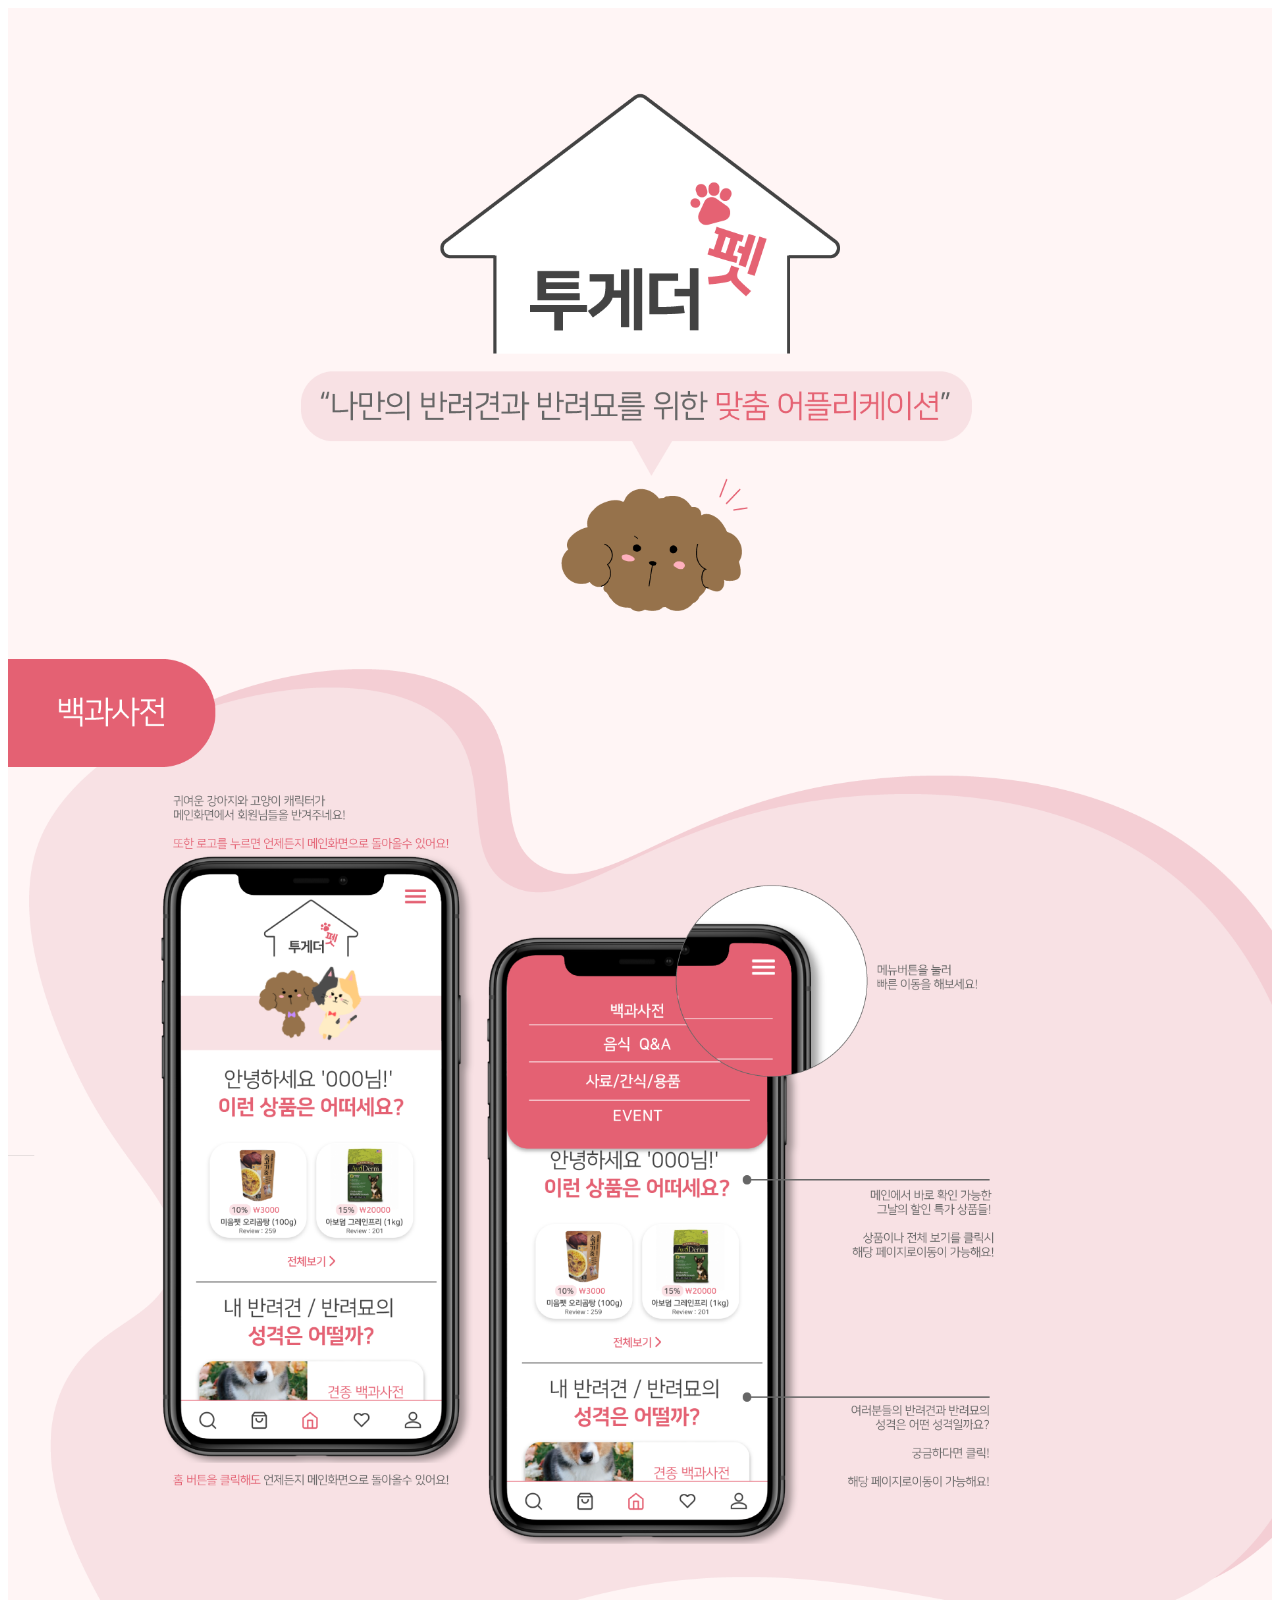
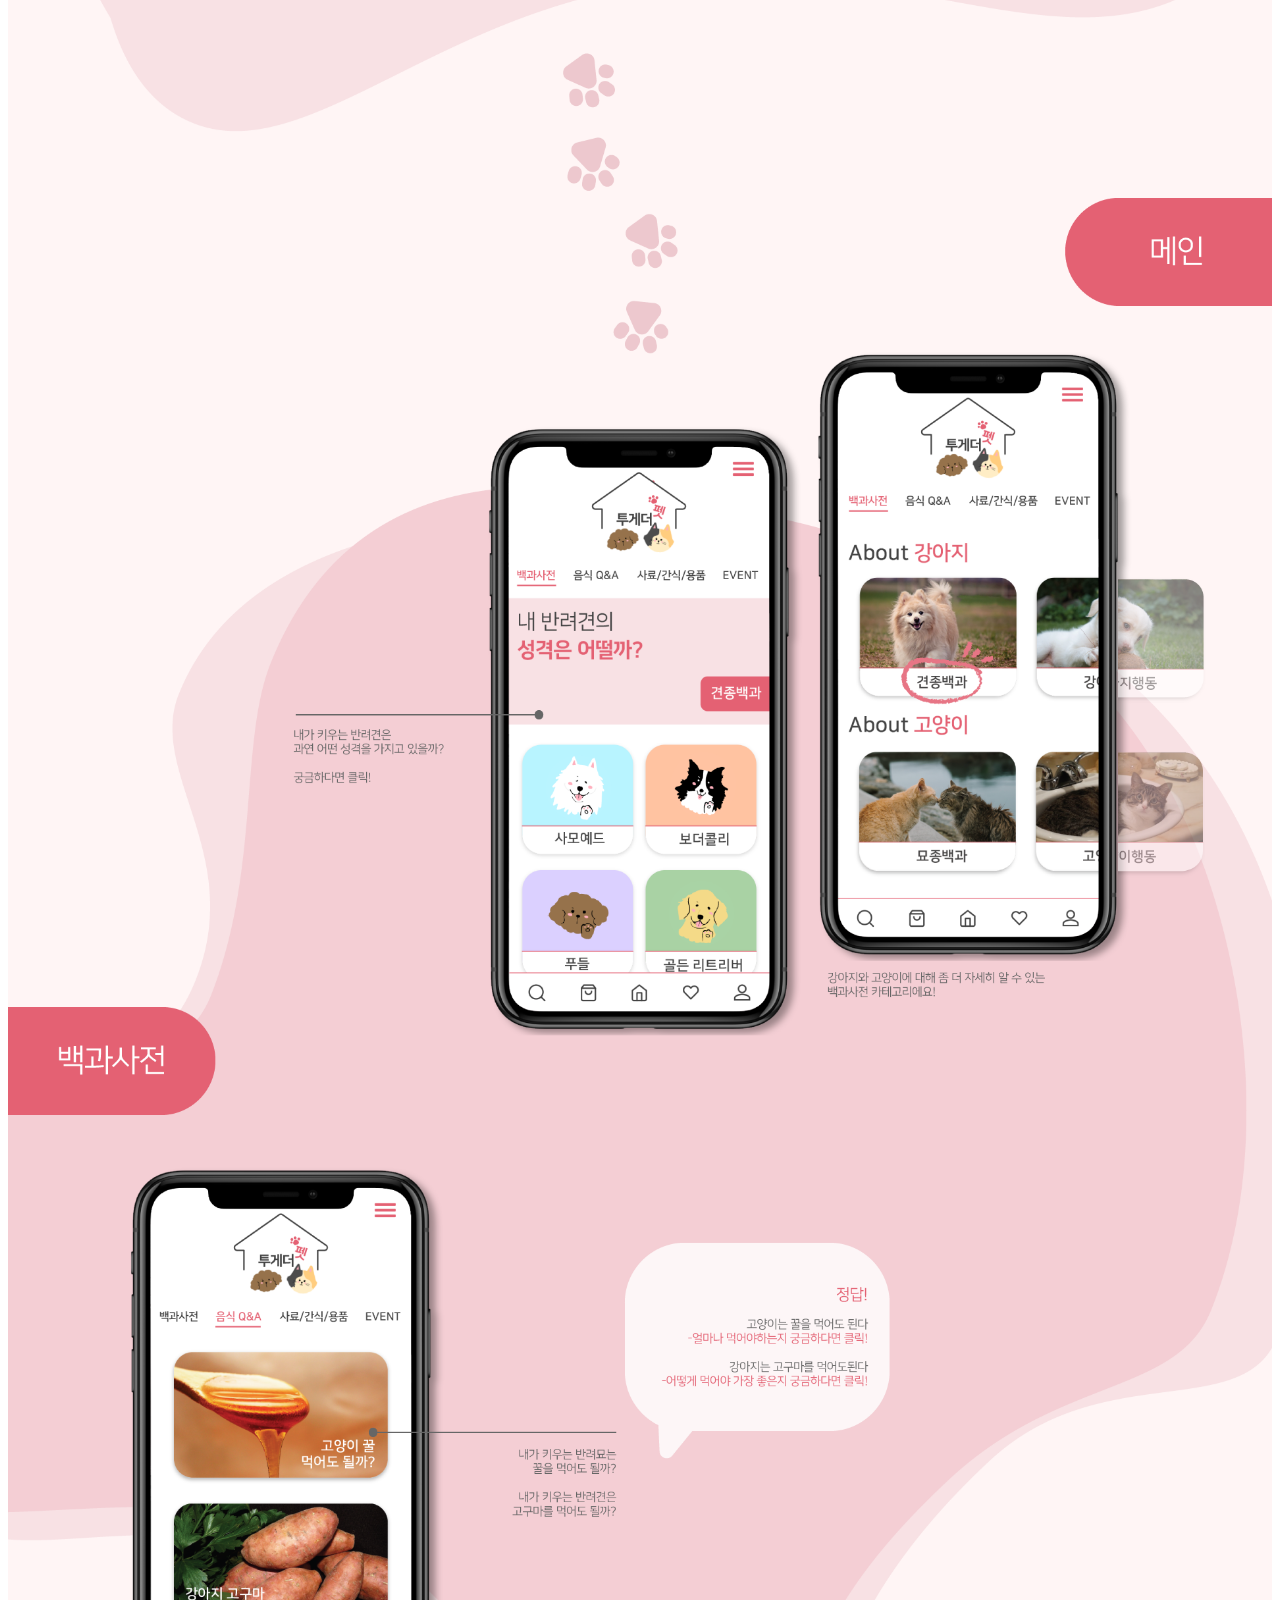
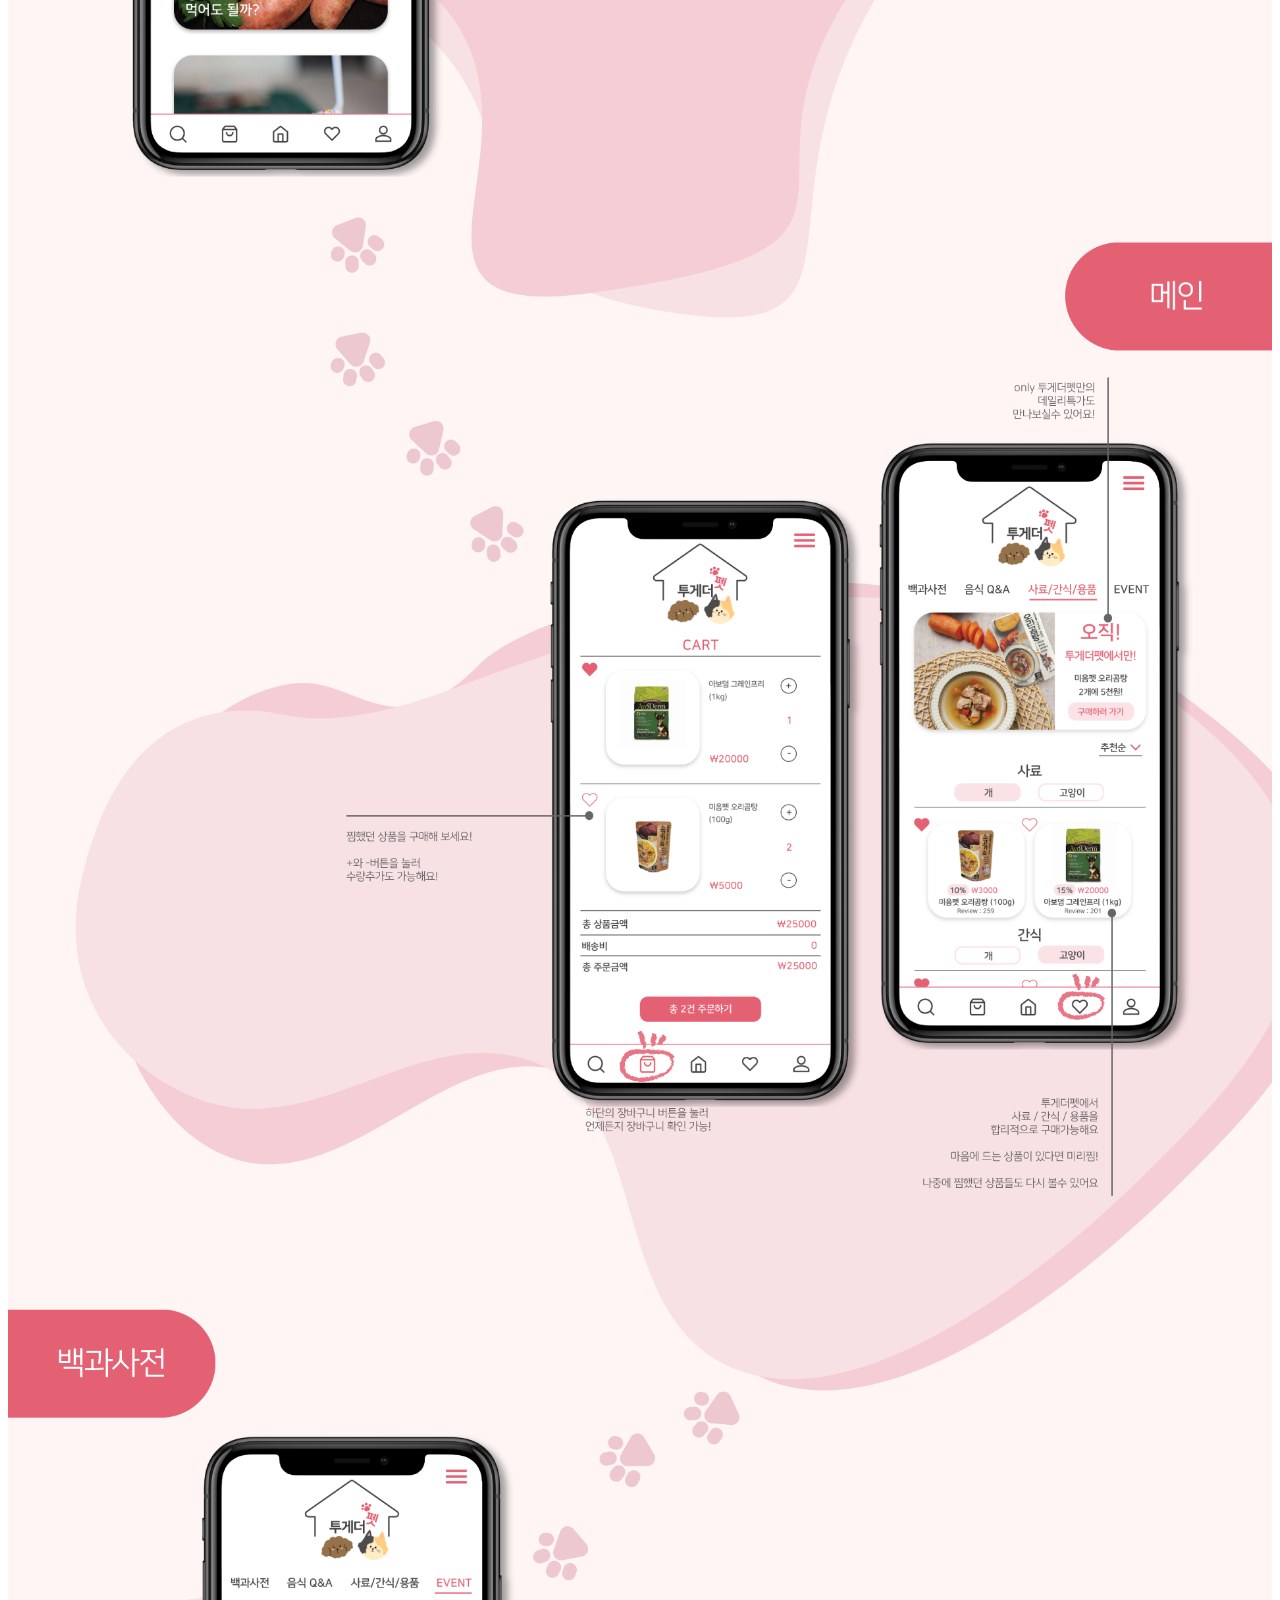
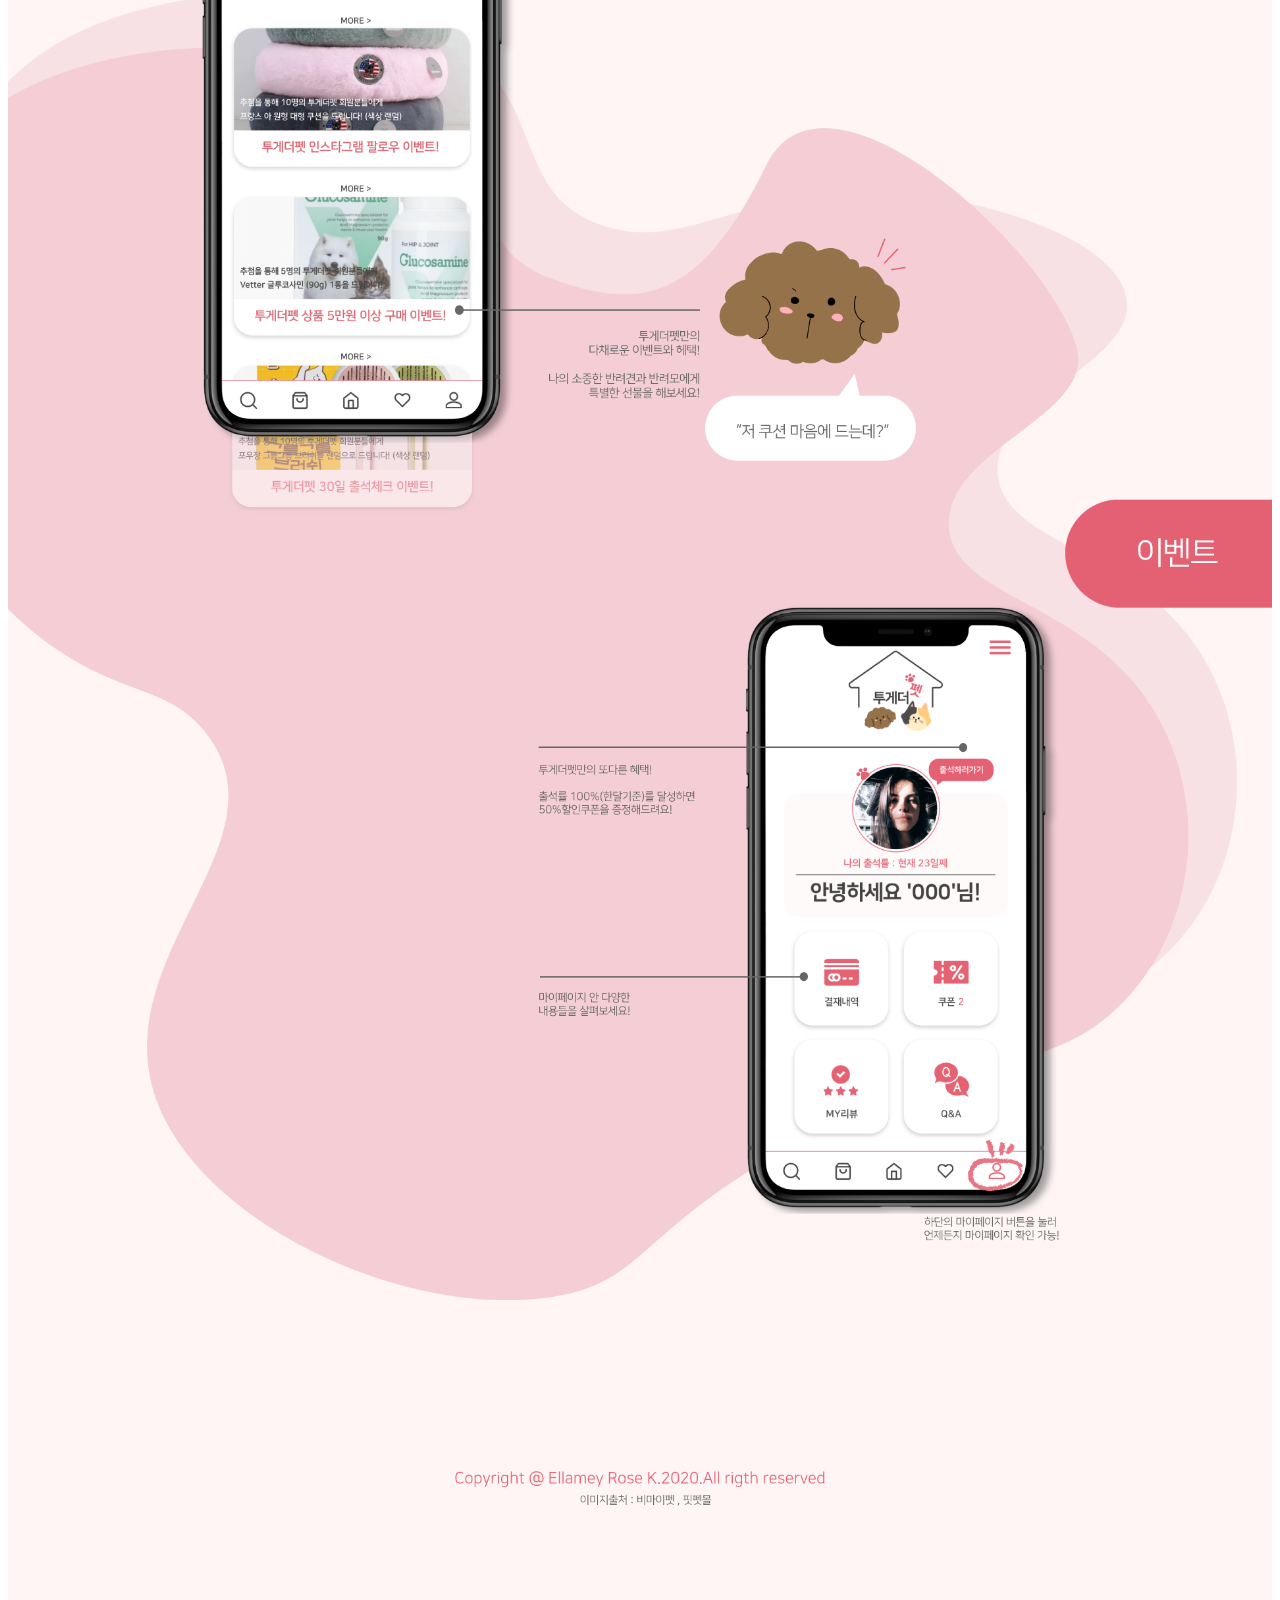
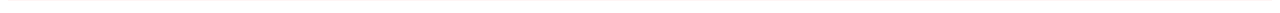
<file: app_2.html>
<!DOCTYPE html>
<html lang="en">
  <head>
    <meta charset="UTF-8" />
    <meta http-equiv="X-UA-Compatible" content="IE=edge" />
    <meta
      name="format-detection"
      content="telephone=no, address=no, email=no"
    />

    <!--반응형웹 선언문-->
    <meta
      name="viewport"
      content="width=device-width, initial-scale=1.0,minimum-scale=1.0,maximum-scale=1.0,user-scalable=yes"
    />

    <!--아이콘 설정-->

    <link rel="apple-touch-icon" sizes="76X76" href="img/icon.png" />
    <link rel="apple-touch-icon" sizes="120X120" href="img/icon.png" />
    <link rel="apple-touch-icon" sizes="152X152" href="img/icon.png" />
    <link rel="shortcut icon" sizes="196X196" href="img/icon.png" />

    <title>투게더펫</title>

    <style>
      img {
        width: 100%;
        height: 100%;
        object-fit: contain;
      }
    </style>
  </head>
  <!-- 페이지 로드될 때 잠깐 보이는 트랜지션 없애기 -->
  <body
    style="overflow-x: hidden"
    oncontextmenu="return false"
    onselectstart="return false"
  >
    <img src="img/another/togehterpet.png" alt="" />
  </body>
</html>
</file>
